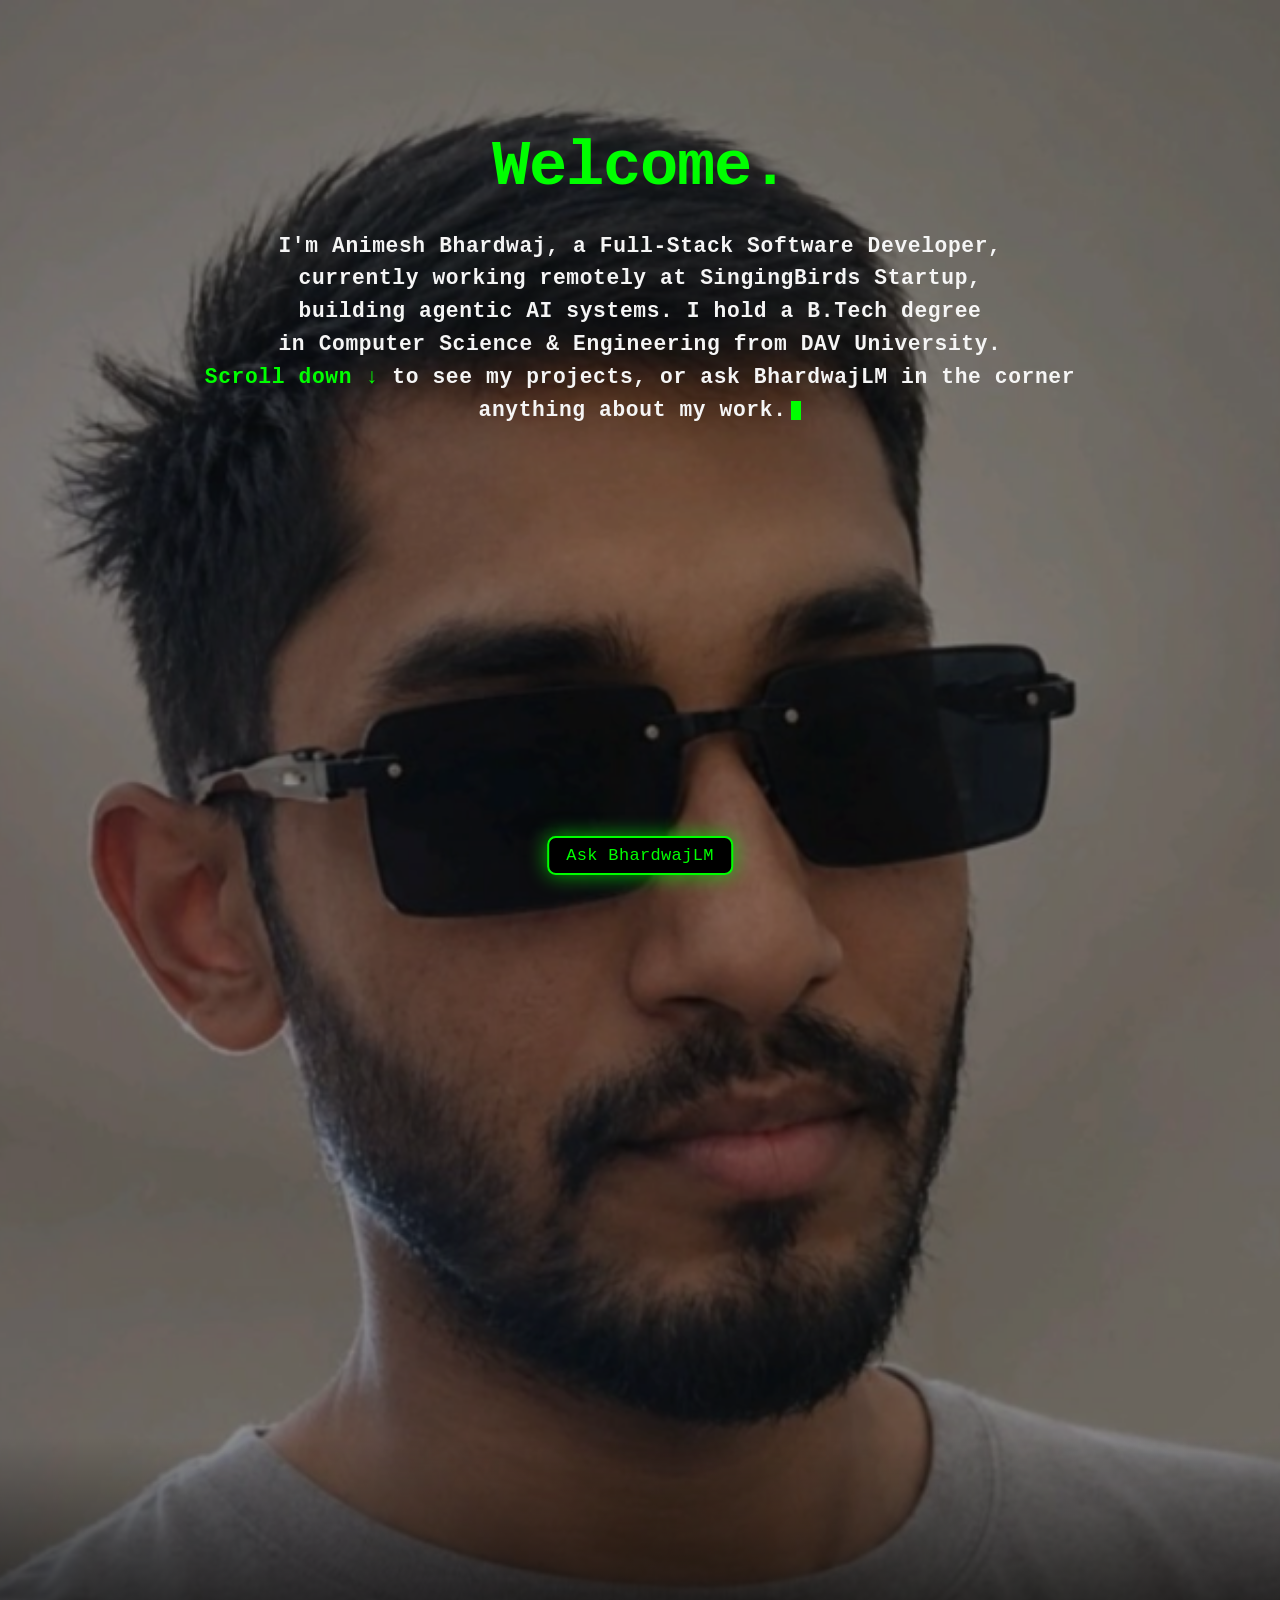
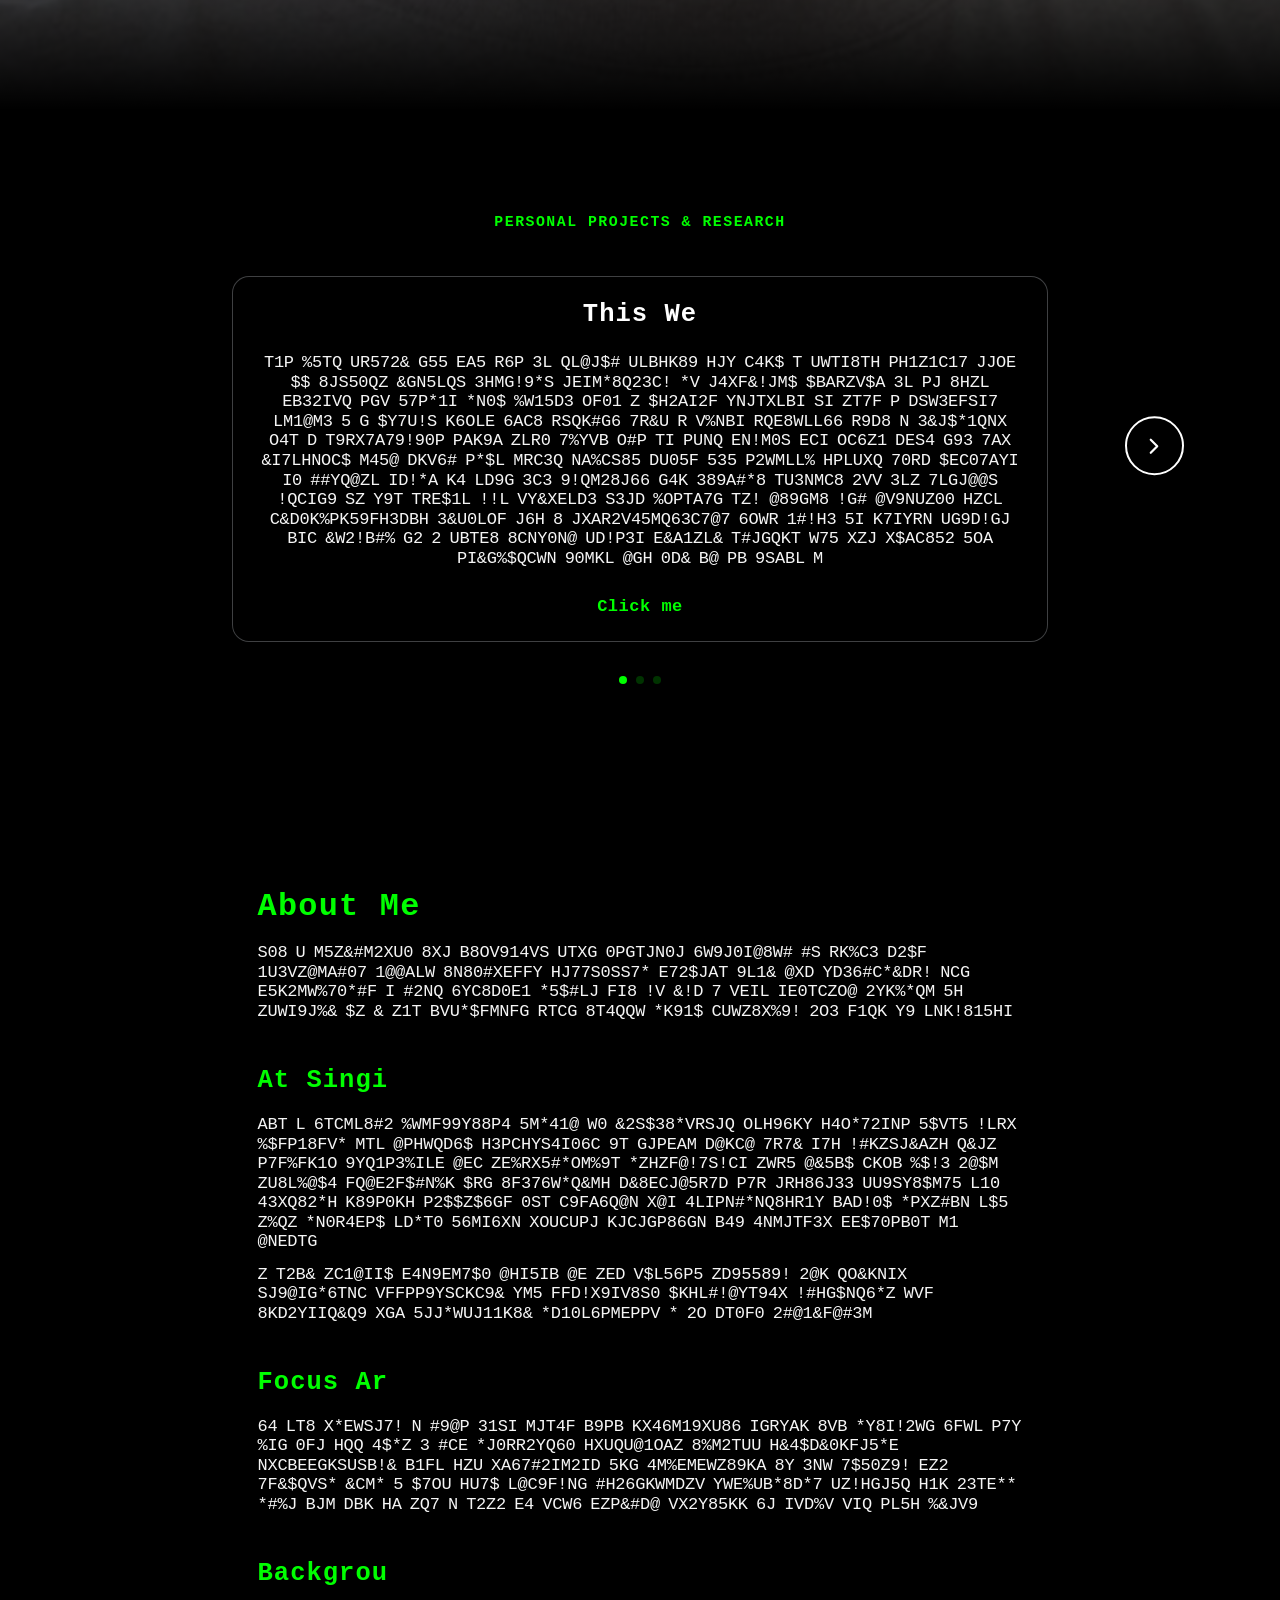
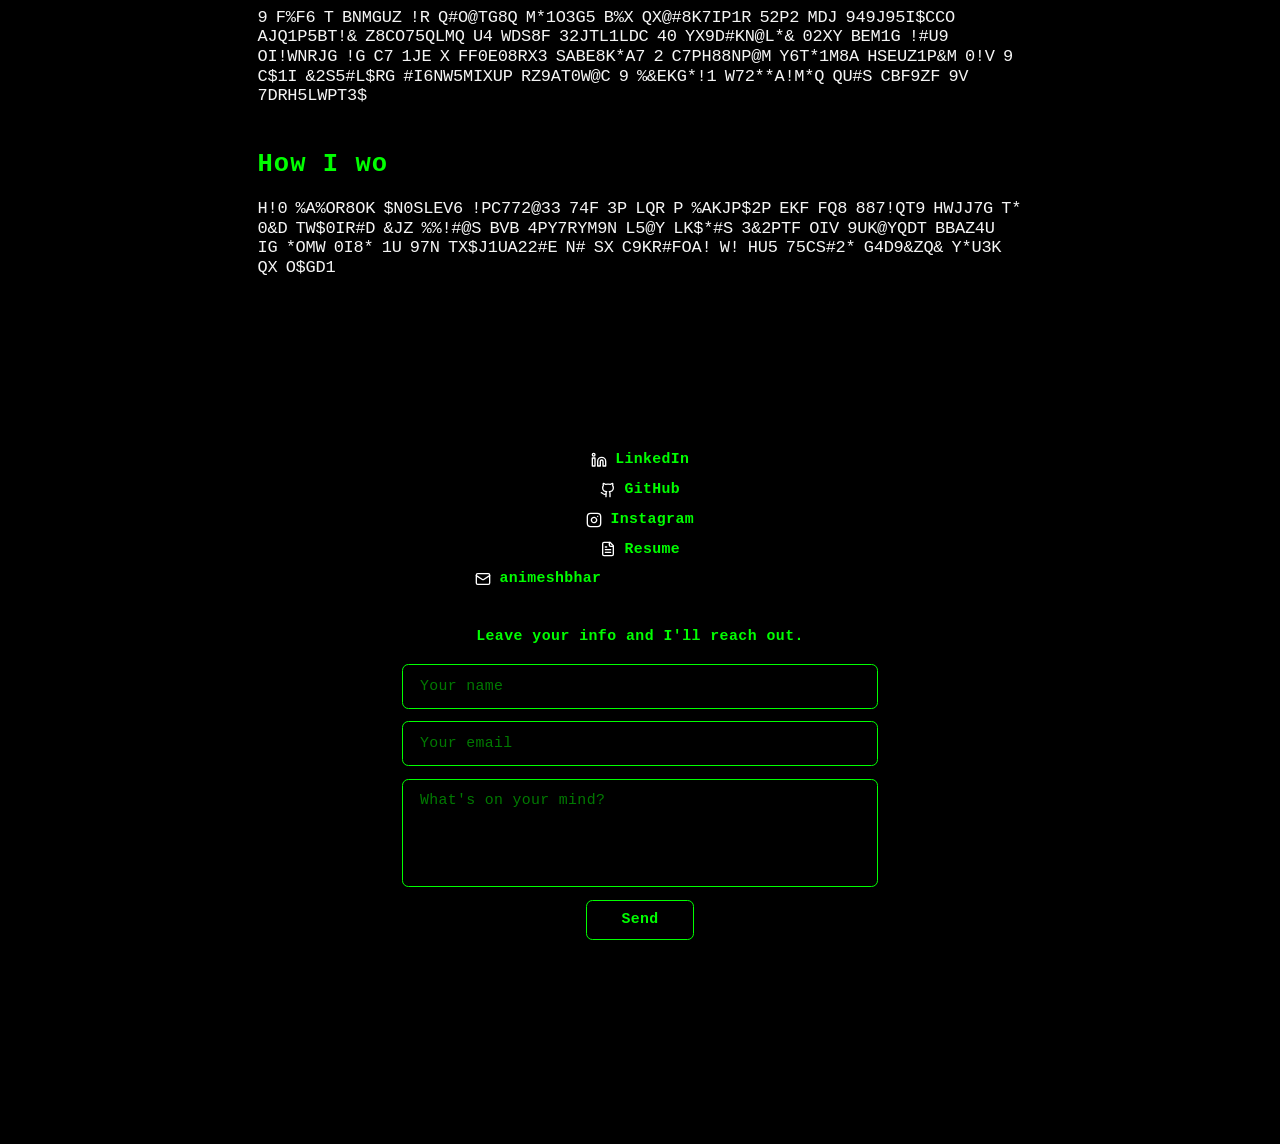
<file: index.html>
<!DOCTYPE html><html lang="en"><head><meta charSet="utf-8"/><meta name="viewport" content="width=device-width, initial-scale=1"/><link rel="preload" as="image" href="/assets/profile.png"/><link rel="stylesheet" href="/_next/static/css/9e083c014bcf84d0.css" data-precedence="next"/><link rel="preload" as="script" fetchPriority="low" href="/_next/static/chunks/webpack-82b2ba201d35e58a.js"/><script src="/_next/static/chunks/fd9d1056-4a917af64af6b262.js" async=""></script><script src="/_next/static/chunks/23-6c6b0c7acb6a0a7e.js" async=""></script><script src="/_next/static/chunks/main-app-a719716edf75eef4.js" async=""></script><script src="/_next/static/chunks/832-973e2fc3898004d3.js" async=""></script><script src="/_next/static/chunks/app/page-86858ac971d9964b.js" async=""></script><title>Animesh Bhardwaj — Full-Stack Software Developer</title><meta name="description" content="Animesh Bhardwaj is a Full-Stack Software Developer building agentic AI systems, developer tools, and production-grade web applications. B.Tech CSE graduate from DAV University, currently at SingingBirds Startup."/><link rel="author" href="https://animeshbhardwajofficial.github.io"/><meta name="author" content="Animesh Bhardwaj"/><meta name="keywords" content="Animesh Bhardwaj,Animesh Bhardwaj official,Animesh Bhardwaj portfolio,Animesh Bhardwaj developer,Animesh Bhardwaj Full Stack Developer,animeshbhardwajofficial"/><meta name="creator" content="Animesh Bhardwaj"/><link rel="canonical" href="https://animeshbhardwajofficial.github.io"/><meta property="og:title" content="Animesh Bhardwaj — Full-Stack Software Developer"/><meta property="og:description" content="Full-Stack Software Developer building agentic AI systems, developer tools, and production-grade web applications."/><meta property="og:url" content="https://animeshbhardwajofficial.github.io"/><meta property="og:site_name" content="Animesh Bhardwaj Portfolio"/><meta property="og:image" content="https://animeshbhardwajofficial.github.io/assets/profile.png"/><meta property="og:image:width" content="800"/><meta property="og:image:height" content="800"/><meta property="og:image:alt" content="Animesh Bhardwaj"/><meta property="og:type" content="website"/><meta name="twitter:card" content="summary"/><meta name="twitter:title" content="Animesh Bhardwaj — Full-Stack Software Developer"/><meta name="twitter:description" content="Full-Stack Software Developer building agentic AI systems, developer tools, and production-grade web applications."/><meta name="twitter:image" content="https://animeshbhardwajofficial.github.io/assets/profile.png"/><link rel="icon" href="/assets/profile.png"/><script type="application/ld+json">{"@context":"https://schema.org","@type":"Person","name":"Animesh Bhardwaj","url":"https://animeshbhardwajofficial.github.io","image":"https://animeshbhardwajofficial.github.io/assets/profile.png","jobTitle":"Full-Stack Software Developer","description":"Full-Stack Software Developer building agentic AI systems, developer tools, and production-grade web applications.","alumniOf":{"@type":"CollegeOrUniversity","name":"DAV University, Jalandhar"},"worksFor":{"@type":"Organization","name":"SingingBirds Startup"},"sameAs":["https://www.linkedin.com/in/animeshbhardwajofficial","https://github.com/animeshbhardwajofficial","https://www.instagram.com/animeshbhardwajofficial","https://animeshbhardwajofficial.vercel.app"]}</script><script src="/_next/static/chunks/polyfills-78c92fac7aa8fdd8.js" noModule=""></script></head><body class="text-neon min-h-screen"><main class="relative bg-black"><section class="relative flex min-h-fit min-[1201px]:min-h-[190vh] flex-col items-center justify-start pt-24 md:pt-32 pb-16 min-[1201px]:pb-0 px-6 text-center overflow-hidden"><div class="absolute inset-0 h-full overflow-hidden bg-black"><img src="/assets/profile.png" alt="" class="hidden min-[1201px]:block w-full h-full object-cover" style="object-position:50% 40%"/><div class="hidden min-[1201px]:block absolute inset-0 bg-black/45"></div><div class="hidden min-[1201px]:block absolute inset-0 bg-black" style="opacity:0"></div><div class="hidden min-[1201px]:block absolute bottom-0 left-0 right-0 h-64 bg-gradient-to-b from-transparent to-black"></div></div><div class="relative z-10 flex flex-col items-center"><img src="/assets/profile.png" alt="Animesh Bhardwaj" class="block min-[1201px]:hidden w-28 h-28 sm:w-32 sm:h-32 rounded-full object-cover border-2 border-neon shadow-neon mb-6" style="object-position:50% 25%"/><h1 class="text-4xl sm:text-5xl md:text-6xl font-bold text-neon" style="letter-spacing:-0.02em"><span class="inline-block align-middle bg-neon ml-1" style="width:0.08em;height:0.9em;opacity:1"></span></h1><div class="relative mt-7 w-full max-w-[900px] text-sm sm:text-base md:text-lg lg:text-xl font-extrabold px-4 sm:px-2" style="line-height:1.55;white-space:pre-line"><p aria-hidden="true" class="invisible">I&#x27;m Animesh Bhardwaj, a Full-Stack Software Developer,
currently working remotely at SingingBirds Startup,
building agentic AI systems. I hold a B.Tech degree
in Computer Science &amp; Engineering from DAV University.
Scroll down ↓ to see my projects, or ask BhardwajLM in the corner
anything about my work.</p><p class="absolute inset-0 text-[#F5F5F5]"></p></div></div></section><section class="relative py-24 px-6"><p class="text-center text-neon tracking-widest text-sm font-bold mb-10">PERSONAL PROJECTS &amp; RESEARCH</p><div class="relative max-w-3xl mx-auto"><div class="relative overflow-hidden px-6 py-16 -my-16 -mx-6"><div class="flex gap-6 items-start" draggable="false" style="-webkit-touch-callout:none;-webkit-user-select:none;user-select:none;touch-action:pan-y"><div class="w-full shrink-0"><a href="https://github.com/animeshbhardwajofficial/portfolio" target="_blank" rel="noopener noreferrer" class="block"><div class="rounded-2xl p-5 text-center border cursor-pointer transition-colors duration-300 bg-black/40 border-gray-300/30 backdrop-blur-md" style="transform-origin:center"><h3 class="text-2xl font-bold mb-4 min-h-[2.25rem] transition-colors duration-300 text-white"></h3><p class="text-base transition-colors duration-300 text-[#F5F5F5]" style="letter-spacing:-0.015em;word-spacing:-0.1em;line-height:1.15">The site you&#x27;re on, and the AI you&#x27;re talking to. It&#x27;s a Next.js frontend with an Express backend powering BhardwajLM, an assistant grounded in my real project and resume data rather than a generic chatbot. It runs a two-agent design — a worker agent that answers from a local knowledge base I maintain, and a &quot;cataloguer&quot; agent that hands off to live GitHub API calls when you ask something that needs real code, listing files and pulling actual file contents so answers about my work are grounded, not guessed (you&#x27;ll see the handoff happen in the chat). The frontend uses Next.js App Router and Tailwind with scroll-triggered reveals and a typewriter-style hero built on Framer Motion; the backend is a small Express server routing between the two agents. Ask BhardwajLM below how any of it works →</p><p class="mt-6 text-neon font-extrabold text-base">Click me</p></div></a></div><div class="w-full shrink-0"><a href="https://studymate-beryl-ten.vercel.app/" target="_blank" rel="noopener noreferrer" class="block"><div class="rounded-2xl p-5 text-center border cursor-pointer transition-colors duration-300 bg-black/40 border-gray-300/30 backdrop-blur-md" style="transform-origin:center"><h3 class="text-2xl font-bold mb-4 min-h-[2.25rem] transition-colors duration-300 text-white"></h3><p class="text-base transition-colors duration-300 text-[#F5F5F5]" style="letter-spacing:-0.015em;word-spacing:-0.1em;line-height:1.15">A full-stack learning platform built with React, HTML, CSS, and JavaScript, supporting 3 user roles with secure authentication and responsive user experiences. I built responsive dashboards and reusable components, improving navigation across 20+ application screens, and implemented REST APIs using Express.js and PostgreSQL, enabling 15+ backend endpoints for authentication, course management, and protected workflows. I integrated an efficient frontend architecture with React, reducing component duplication by 30%, and tested the app across 5+ browsers, fixing layout inconsistencies through structured debugging and frontend optimization.</p><p class="mt-6 text-neon font-extrabold text-base">Click me</p></div></a></div><div class="w-full shrink-0"><a href="https://amarvideogaya.site.je" target="_blank" rel="noopener noreferrer" class="block"><div class="rounded-2xl p-5 text-center border cursor-pointer transition-colors duration-300 bg-black/40 border-gray-300/30 backdrop-blur-md" style="transform-origin:center"><h3 class="text-2xl font-bold mb-4 min-h-[2.25rem] transition-colors duration-300 text-white"></h3><p class="text-base transition-colors duration-300 text-[#F5F5F5]" style="letter-spacing:-0.015em;word-spacing:-0.1em;line-height:1.15">A responsive portfolio website built with WordPress, HTML, and CSS, delivering 15+ professionally structured pages for desktop and mobile. I customized the Astra theme with Elementor for consistent layouts across 5+ major browsers with pixel-perfect visual accuracy, and improved performance through image compression, lazy loading, and clean page structure, cutting page load time by 30%. I configured SEO fundamentals — metadata, clean URLs, image alt attributes, and structured content — across all 15+ pages, and managed deployment, plugin configuration, domain integration, and SSL setup for fully secure, reliable availability.</p><p class="mt-6 text-neon font-extrabold text-base">Click me</p></div></a></div></div></div><button aria-label="Next project" class="hidden min-[1201px]:flex absolute right-0 top-1/2 -translate-y-1/2 translate-x-32 w-14 h-14 rounded-full border-2 border-white bg-black text-white items-center justify-center hover:bg-white hover:text-black transition-colors duration-200 z-10"><svg xmlns="http://www.w3.org/2000/svg" width="26" height="26" viewBox="0 0 24 24" fill="none" stroke="currentColor" stroke-width="2" stroke-linecap="round" stroke-linejoin="round" class="lucide lucide-chevron-right"><path d="m9 18 6-6-6-6"></path></svg></button><div class="flex justify-center gap-2 mt-8"><button aria-label="Go to This Website!" class="w-2 h-2 rounded-full transition-colors duration-200 bg-neon"></button><button aria-label="Go to Studymate - Learning Platform" class="w-2 h-2 rounded-full transition-colors duration-200 bg-neon/20"></button><button aria-label="Go to Photography Portfolio Website" class="w-2 h-2 rounded-full transition-colors duration-200 bg-neon/20"></button></div></div></section><section class="relative py-24 px-6 max-w-3xl mx-auto text-left"><div class=""><h2 class="text-3xl font-bold text-neon mb-4"><span class="relative inline-block"><span aria-hidden="true" class="invisible">About Me</span><span class="absolute left-0 top-0 whitespace-nowrap"></span></span></h2><p class="text-base text-[#F5F5F5] mt-3 first:mt-0" style="letter-spacing:-0.015em;word-spacing:-0.1em;line-height:1.15">I&#x27;m a Full-Stack Web Developer with hands-on experience in HTML, CSS, JavaScript, React, WordPress, Responsive Design, SEO, and third-party API integration. I like building things end to end — from database schemas to polished UI — and delivering work that&#x27;s fast, reliable, and easy to maintain.</p></div><div class="mt-10"><h2 class="text-2xl font-bold text-neon mb-4"><span class="relative inline-block"><span aria-hidden="true" class="invisible">At SingingBirds</span><span class="absolute left-0 top-0 whitespace-nowrap"></span></span></h2><p class="text-base text-[#F5F5F5] mt-3 first:mt-0" style="letter-spacing:-0.015em;word-spacing:-0.1em;line-height:1.15">I&#x27;m a Software Development Intern at SingingBirds Startup (Remote), where I&#x27;ve delivered 10+ frontend improvements in React, HTML, CSS, and JavaScript with reusable components and cross-browser consistency. I&#x27;ve built REST APIs with Node.js, Express.js, and PostgreSQL, integrating 15+ database operations for scalable backend features, and resolved 20+ implementation issues through Git pull requests while keeping layouts responsive and delivery timelines on track.</p><p class="text-base text-[#F5F5F5] mt-3 first:mt-0" style="letter-spacing:-0.015em;word-spacing:-0.1em;line-height:1.15">I also reduced rendering delays by 15% through frontend and backend performance optimization, and implemented Claude-based automation via third-party API integration, contributing 2 AI agent workflows.</p></div><div class="mt-10"><h2 class="text-2xl font-bold text-neon mb-4"><span class="relative inline-block"><span aria-hidden="true" class="invisible">Focus Areas</span><span class="absolute left-0 top-0 whitespace-nowrap"></span></span></h2><p class="text-base text-[#F5F5F5] mt-3 first:mt-0" style="letter-spacing:-0.015em;word-spacing:-0.1em;line-height:1.15">On the frontend I work with HTML, CSS, JavaScript, React, and Tailwind CSS. For CMS and web work I use WordPress, Responsive Design, cross-browser compatibility, SEO, and third-party API integration. On the backend and database side I work with Node.js, Express.js, PostgreSQL, MongoDB, and Prisma ORM, and day to day I rely on Git, GitHub, Postman, VS Code, and REST APIs.</p></div><div class="mt-10"><h2 class="text-2xl font-bold text-neon mb-4"><span class="relative inline-block"><span aria-hidden="true" class="invisible">Background</span><span class="absolute left-0 top-0 whitespace-nowrap"></span></span></h2><p class="text-base text-[#F5F5F5] mt-3 first:mt-0" style="letter-spacing:-0.015em;word-spacing:-0.1em;line-height:1.15">I hold a B.Tech in Computer Science and Engineering from DAV University, Jalandhar, graduating in 2026. Alongside my internship, I&#x27;ve built full projects on my own — including StudyZen, a full-stack learning platform, and a live WordPress photography portfolio — handling everything from design to deployment.</p></div><div class="mt-10"><h2 class="text-2xl font-bold text-neon mb-4"><span class="relative inline-block"><span aria-hidden="true" class="invisible">How I work</span><span class="absolute left-0 top-0 whitespace-nowrap"></span></span></h2><p class="text-base text-[#F5F5F5] mt-3 first:mt-0" style="letter-spacing:-0.015em;word-spacing:-0.1em;line-height:1.15">I&#x27;m happiest building something end to end — figuring out the schema, wiring up the backend, and making the interface feel right. Browse the projects above, or feel free to ask BhardwajLM, my AI assistant in the corner, anything about my work.</p></div></section><section class="relative py-16 pb-48 px-6 text-center"><div class="flex flex-col items-center gap-1 mb-8"><a href="https://www.linkedin.com/in/animeshbhardwajofficial" target="_blank" rel="noopener noreferrer" class="flex items-center gap-2 py-0.5 text-neon font-bold text-sm"><svg xmlns="http://www.w3.org/2000/svg" width="16" height="16" viewBox="0 0 24 24" fill="none" stroke="currentColor" stroke-width="2" stroke-linecap="round" stroke-linejoin="round" class="lucide lucide-linkedin text-white shrink-0"><path d="M16 8a6 6 0 0 1 6 6v7h-4v-7a2 2 0 0 0-2-2 2 2 0 0 0-2 2v7h-4v-7a6 6 0 0 1 6-6z"></path><rect width="4" height="12" x="2" y="9"></rect><circle cx="4" cy="4" r="2"></circle></svg><span class="relative inline-block text-left"><span aria-hidden="true" class="invisible text-xs sm:text-sm">LinkedIn</span><span class="absolute left-0 top-0 whitespace-nowrap text-xs sm:text-sm" style="color:#00ff00;transition:color 200ms ease-in-out"></span></span></a><a href="https://github.com/animeshbhardwajofficial" target="_blank" rel="noopener noreferrer" class="flex items-center gap-2 py-0.5 text-neon font-bold text-sm"><svg xmlns="http://www.w3.org/2000/svg" width="16" height="16" viewBox="0 0 24 24" fill="none" stroke="currentColor" stroke-width="2" stroke-linecap="round" stroke-linejoin="round" class="lucide lucide-github text-white shrink-0"><path d="M15 22v-4a4.8 4.8 0 0 0-1-3.5c3 0 6-2 6-5.5.08-1.25-.27-2.48-1-3.5.28-1.15.28-2.35 0-3.5 0 0-1 0-3 1.5-2.64-.5-5.36-.5-8 0C6 2 5 2 5 2c-.3 1.15-.3 2.35 0 3.5A5.403 5.403 0 0 0 4 9c0 3.5 3 5.5 6 5.5-.39.49-.68 1.05-.85 1.65-.17.6-.22 1.23-.15 1.85v4"></path><path d="M9 18c-4.51 2-5-2-7-2"></path></svg><span class="relative inline-block text-left"><span aria-hidden="true" class="invisible text-xs sm:text-sm">GitHub</span><span class="absolute left-0 top-0 whitespace-nowrap text-xs sm:text-sm" style="color:#00ff00;transition:color 200ms ease-in-out"></span></span></a><a href="https://www.instagram.com/animeshbhardwajofficial" target="_blank" rel="noopener noreferrer" class="flex items-center gap-2 py-0.5 text-neon font-bold text-sm"><svg xmlns="http://www.w3.org/2000/svg" width="16" height="16" viewBox="0 0 24 24" fill="none" stroke="currentColor" stroke-width="2" stroke-linecap="round" stroke-linejoin="round" class="lucide lucide-instagram text-white shrink-0"><rect width="20" height="20" x="2" y="2" rx="5" ry="5"></rect><path d="M16 11.37A4 4 0 1 1 12.63 8 4 4 0 0 1 16 11.37z"></path><line x1="17.5" x2="17.51" y1="6.5" y2="6.5"></line></svg><span class="relative inline-block text-left"><span aria-hidden="true" class="invisible text-xs sm:text-sm">Instagram</span><span class="absolute left-0 top-0 whitespace-nowrap text-xs sm:text-sm" style="color:#00ff00;transition:color 200ms ease-in-out"></span></span></a><a href="/assets/resume.pdf" download="" rel="noopener noreferrer" class="flex items-center gap-2 py-0.5 text-neon font-bold text-sm"><svg xmlns="http://www.w3.org/2000/svg" width="16" height="16" viewBox="0 0 24 24" fill="none" stroke="currentColor" stroke-width="2" stroke-linecap="round" stroke-linejoin="round" class="lucide lucide-file-text text-white shrink-0"><path d="M15 2H6a2 2 0 0 0-2 2v16a2 2 0 0 0 2 2h12a2 2 0 0 0 2-2V7Z"></path><path d="M14 2v4a2 2 0 0 0 2 2h4"></path><path d="M10 9H8"></path><path d="M16 13H8"></path><path d="M16 17H8"></path></svg><span class="relative inline-block text-left"><span aria-hidden="true" class="invisible text-xs sm:text-sm">Resume</span><span class="absolute left-0 top-0 whitespace-nowrap text-xs sm:text-sm" style="color:#00ff00;transition:color 200ms ease-in-out"></span></span></a><a href="mailto:animeshbhardwajofficial@gmail.com" rel="noopener noreferrer" class="flex items-center gap-2 py-0.5 text-neon font-bold text-sm"><svg xmlns="http://www.w3.org/2000/svg" width="16" height="16" viewBox="0 0 24 24" fill="none" stroke="currentColor" stroke-width="2" stroke-linecap="round" stroke-linejoin="round" class="lucide lucide-mail text-white shrink-0"><rect width="20" height="16" x="2" y="4" rx="2"></rect><path d="m22 7-8.97 5.7a1.94 1.94 0 0 1-2.06 0L2 7"></path></svg><span class="relative inline-block text-left"><span aria-hidden="true" class="invisible text-xs sm:text-sm">animeshbhardwajofficial@gmail.com</span><span class="absolute left-0 top-0 whitespace-nowrap text-xs sm:text-sm" style="color:#00ff00;transition:color 200ms ease-in-out"></span></span></a></div><p class="text-neon font-bold mb-4 text-sm">Leave your info and I&#x27;ll reach out.</p><form class="max-w-md mx-auto flex flex-col gap-3"><input placeholder="Your name" required="" class="bg-black border border-neon rounded-md px-4 py-2.5 text-sm text-neon placeholder-neon-dim/60 focus:outline-none" name="name" value=""/><input type="email" placeholder="Your email" required="" class="bg-black border border-neon rounded-md px-4 py-2.5 text-sm text-neon placeholder-neon-dim/60 focus:outline-none" name="email" value=""/><textarea name="message" placeholder="What&#x27;s on your mind?" required="" rows="4" class="bg-black border border-neon rounded-md px-4 py-2.5 text-sm text-neon placeholder-neon-dim/60 focus:outline-none resize-none"></textarea><button type="submit" class="mx-auto border border-neon rounded-md px-8 py-2 font-bold text-sm" style="background-color:transparent;color:#00ff00;transition:background-color 200ms ease-in-out, color 200ms ease-in-out">Send</button></form></section><button aria-label="Toggle BhardwajLM chat" class="fixed bottom-6 left-1/2 -translate-x-1/2 z-40 px-4 h-9 rounded-lg border-2 border-neon bg-black text-neon flex items-center justify-center text-base font-normal whitespace-nowrap" style="box-shadow:0 0 8px rgba(0,255,0,0.35)">Ask BhardwajLM</button></main><script src="/_next/static/chunks/webpack-82b2ba201d35e58a.js" async=""></script><script>(self.__next_f=self.__next_f||[]).push([0]);self.__next_f.push([2,null])</script><script>self.__next_f.push([1,"1:HL[\"/_next/static/css/9e083c014bcf84d0.css\",\"style\"]\n"])</script><script>self.__next_f.push([1,"2:I[5751,[],\"\"]\n4:I[4426,[\"832\",\"static/chunks/832-973e2fc3898004d3.js\",\"931\",\"static/chunks/app/page-86858ac971d9964b.js\"],\"default\"]\n5:I[2233,[\"832\",\"static/chunks/832-973e2fc3898004d3.js\",\"931\",\"static/chunks/app/page-86858ac971d9964b.js\"],\"default\"]\n6:I[7509,[\"832\",\"static/chunks/832-973e2fc3898004d3.js\",\"931\",\"static/chunks/app/page-86858ac971d9964b.js\"],\"default\"]\n7:I[813,[\"832\",\"static/chunks/832-973e2fc3898004d3.js\",\"931\",\"static/chunks/app/page-86858ac971d9964b.js\"],\"default\"]\n8:I[2627,[\"832\",\"static/chunks/832-973e2fc3898004d3.js\",\"931\",\"static/chunks/app/page-86858ac971d9964b.js\"],\"default\"]\n9:I[9275,[],\"\"]\na:I[1343,[],\"\"]\nc:I[6130,[],\"\"]\nd:[]\n"])</script><script>self.__next_f.push([1,"0:[[[\"$\",\"link\",\"0\",{\"rel\":\"stylesheet\",\"href\":\"/_next/static/css/9e083c014bcf84d0.css\",\"precedence\":\"next\",\"crossOrigin\":\"$undefined\"}]],[\"$\",\"$L2\",null,{\"buildId\":\"__Lrrz_xejR_UiNnSEtux\",\"assetPrefix\":\"\",\"initialCanonicalUrl\":\"/\",\"initialTree\":[\"\",{\"children\":[\"__PAGE__\",{}]},\"$undefined\",\"$undefined\",true],\"initialSeedData\":[\"\",{\"children\":[\"__PAGE__\",{},[[\"$L3\",[\"$\",\"main\",null,{\"className\":\"relative bg-black\",\"children\":[[\"$\",\"$L4\",null,{}],[\"$\",\"$L5\",null,{}],[\"$\",\"$L6\",null,{}],[\"$\",\"$L7\",null,{}],[\"$\",\"$L8\",null,{}]]}]],null],null]},[[\"$\",\"html\",null,{\"lang\":\"en\",\"children\":[[\"$\",\"head\",null,{\"children\":[\"$\",\"script\",null,{\"type\":\"application/ld+json\",\"dangerouslySetInnerHTML\":{\"__html\":\"{\\\"@context\\\":\\\"https://schema.org\\\",\\\"@type\\\":\\\"Person\\\",\\\"name\\\":\\\"Animesh Bhardwaj\\\",\\\"url\\\":\\\"https://animeshbhardwajofficial.github.io\\\",\\\"image\\\":\\\"https://animeshbhardwajofficial.github.io/assets/profile.png\\\",\\\"jobTitle\\\":\\\"Full-Stack Software Developer\\\",\\\"description\\\":\\\"Full-Stack Software Developer building agentic AI systems, developer tools, and production-grade web applications.\\\",\\\"alumniOf\\\":{\\\"@type\\\":\\\"CollegeOrUniversity\\\",\\\"name\\\":\\\"DAV University, Jalandhar\\\"},\\\"worksFor\\\":{\\\"@type\\\":\\\"Organization\\\",\\\"name\\\":\\\"SingingBirds Startup\\\"},\\\"sameAs\\\":[\\\"https://www.linkedin.com/in/animeshbhardwajofficial\\\",\\\"https://github.com/animeshbhardwajofficial\\\",\\\"https://www.instagram.com/animeshbhardwajofficial\\\",\\\"https://animeshbhardwajofficial.vercel.app\\\"]}\"}}]}],[\"$\",\"body\",null,{\"className\":\"text-neon min-h-screen\",\"children\":[\"$\",\"$L9\",null,{\"parallelRouterKey\":\"children\",\"segmentPath\":[\"children\"],\"error\":\"$undefined\",\"errorStyles\":\"$undefined\",\"errorScripts\":\"$undefined\",\"template\":[\"$\",\"$La\",null,{}],\"templateStyles\":\"$undefined\",\"templateScripts\":\"$undefined\",\"notFound\":[[\"$\",\"title\",null,{\"children\":\"404: This page could not be found.\"}],[\"$\",\"div\",null,{\"style\":{\"fontFamily\":\"system-ui,\\\"Segoe UI\\\",Roboto,Helvetica,Arial,sans-serif,\\\"Apple Color Emoji\\\",\\\"Segoe UI Emoji\\\"\",\"height\":\"100vh\",\"textAlign\":\"center\",\"display\":\"flex\",\"flexDirection\":\"column\",\"alignItems\":\"center\",\"justifyContent\":\"center\"},\"children\":[\"$\",\"div\",null,{\"children\":[[\"$\",\"style\",null,{\"dangerouslySetInnerHTML\":{\"__html\":\"body{color:#000;background:#fff;margin:0}.next-error-h1{border-right:1px solid rgba(0,0,0,.3)}@media (prefers-color-scheme:dark){body{color:#fff;background:#000}.next-error-h1{border-right:1px solid rgba(255,255,255,.3)}}\"}}],[\"$\",\"h1\",null,{\"className\":\"next-error-h1\",\"style\":{\"display\":\"inline-block\",\"margin\":\"0 20px 0 0\",\"padding\":\"0 23px 0 0\",\"fontSize\":24,\"fontWeight\":500,\"verticalAlign\":\"top\",\"lineHeight\":\"49px\"},\"children\":\"404\"}],[\"$\",\"div\",null,{\"style\":{\"display\":\"inline-block\"},\"children\":[\"$\",\"h2\",null,{\"style\":{\"fontSize\":14,\"fontWeight\":400,\"lineHeight\":\"49px\",\"margin\":0},\"children\":\"This page could not be found.\"}]}]]}]}]],\"notFoundStyles\":[],\"styles\":null}]}]]}],null],null],\"couldBeIntercepted\":false,\"initialHead\":[null,\"$Lb\"],\"globalErrorComponent\":\"$c\",\"missingSlots\":\"$Wd\"}]]\n"])</script><script>self.__next_f.push([1,"b:[[\"$\",\"meta\",\"0\",{\"name\":\"viewport\",\"content\":\"width=device-width, initial-scale=1\"}],[\"$\",\"meta\",\"1\",{\"charSet\":\"utf-8\"}],[\"$\",\"title\",\"2\",{\"children\":\"Animesh Bhardwaj — Full-Stack Software Developer\"}],[\"$\",\"meta\",\"3\",{\"name\":\"description\",\"content\":\"Animesh Bhardwaj is a Full-Stack Software Developer building agentic AI systems, developer tools, and production-grade web applications. B.Tech CSE graduate from DAV University, currently at SingingBirds Startup.\"}],[\"$\",\"link\",\"4\",{\"rel\":\"author\",\"href\":\"https://animeshbhardwajofficial.github.io\"}],[\"$\",\"meta\",\"5\",{\"name\":\"author\",\"content\":\"Animesh Bhardwaj\"}],[\"$\",\"meta\",\"6\",{\"name\":\"keywords\",\"content\":\"Animesh Bhardwaj,Animesh Bhardwaj official,Animesh Bhardwaj portfolio,Animesh Bhardwaj developer,Animesh Bhardwaj Full Stack Developer,animeshbhardwajofficial\"}],[\"$\",\"meta\",\"7\",{\"name\":\"creator\",\"content\":\"Animesh Bhardwaj\"}],[\"$\",\"link\",\"8\",{\"rel\":\"canonical\",\"href\":\"https://animeshbhardwajofficial.github.io\"}],[\"$\",\"meta\",\"9\",{\"property\":\"og:title\",\"content\":\"Animesh Bhardwaj — Full-Stack Software Developer\"}],[\"$\",\"meta\",\"10\",{\"property\":\"og:description\",\"content\":\"Full-Stack Software Developer building agentic AI systems, developer tools, and production-grade web applications.\"}],[\"$\",\"meta\",\"11\",{\"property\":\"og:url\",\"content\":\"https://animeshbhardwajofficial.github.io\"}],[\"$\",\"meta\",\"12\",{\"property\":\"og:site_name\",\"content\":\"Animesh Bhardwaj Portfolio\"}],[\"$\",\"meta\",\"13\",{\"property\":\"og:image\",\"content\":\"https://animeshbhardwajofficial.github.io/assets/profile.png\"}],[\"$\",\"meta\",\"14\",{\"property\":\"og:image:width\",\"content\":\"800\"}],[\"$\",\"meta\",\"15\",{\"property\":\"og:image:height\",\"content\":\"800\"}],[\"$\",\"meta\",\"16\",{\"property\":\"og:image:alt\",\"content\":\"Animesh Bhardwaj\"}],[\"$\",\"meta\",\"17\",{\"property\":\"og:type\",\"content\":\"website\"}],[\"$\",\"meta\",\"18\",{\"name\":\"twitter:card\",\"content\":\"summary\"}],[\"$\",\"meta\",\"19\",{\"name\":\"twitter:title\",\"content\":\"Animesh Bhardwaj — Full-Stack Software Developer\"}],[\"$\",\"meta\",\"20\",{\"name\":\"twitter:description\",\"content\":\"Full-Stack Software Developer building agentic AI systems, developer tools, and production-grade web applications.\"}],[\"$\",\"meta\",\"21\",{\"name\":\"twitter:image\",\"content\":\"https://animeshbhardwajofficial.github.io/assets/profile.png\"}],[\"$\",\"link\",\"22\",{\"rel\":\"icon\",\"href\":\"/assets/profile.png\"}]]\n"])</script><script>self.__next_f.push([1,"3:null\n"])</script></body></html>
</file>
<file: _next/static/css/9e083c014bcf84d0.css>
*,:after,:before{--tw-border-spacing-x:0;--tw-border-spacing-y:0;--tw-translate-x:0;--tw-translate-y:0;--tw-rotate:0;--tw-skew-x:0;--tw-skew-y:0;--tw-scale-x:1;--tw-scale-y:1;--tw-pan-x: ;--tw-pan-y: ;--tw-pinch-zoom: ;--tw-scroll-snap-strictness:proximity;--tw-gradient-from-position: ;--tw-gradient-via-position: ;--tw-gradient-to-position: ;--tw-ordinal: ;--tw-slashed-zero: ;--tw-numeric-figure: ;--tw-numeric-spacing: ;--tw-numeric-fraction: ;--tw-ring-inset: ;--tw-ring-offset-width:0px;--tw-ring-offset-color:#fff;--tw-ring-color:rgba(59,130,246,.5);--tw-ring-offset-shadow:0 0 #0000;--tw-ring-shadow:0 0 #0000;--tw-shadow:0 0 #0000;--tw-shadow-colored:0 0 #0000;--tw-blur: ;--tw-brightness: ;--tw-contrast: ;--tw-grayscale: ;--tw-hue-rotate: ;--tw-invert: ;--tw-saturate: ;--tw-sepia: ;--tw-drop-shadow: ;--tw-backdrop-blur: ;--tw-backdrop-brightness: ;--tw-backdrop-contrast: ;--tw-backdrop-grayscale: ;--tw-backdrop-hue-rotate: ;--tw-backdrop-invert: ;--tw-backdrop-opacity: ;--tw-backdrop-saturate: ;--tw-backdrop-sepia: ;--tw-contain-size: ;--tw-contain-layout: ;--tw-contain-paint: ;--tw-contain-style: }::backdrop{--tw-border-spacing-x:0;--tw-border-spacing-y:0;--tw-translate-x:0;--tw-translate-y:0;--tw-rotate:0;--tw-skew-x:0;--tw-skew-y:0;--tw-scale-x:1;--tw-scale-y:1;--tw-pan-x: ;--tw-pan-y: ;--tw-pinch-zoom: ;--tw-scroll-snap-strictness:proximity;--tw-gradient-from-position: ;--tw-gradient-via-position: ;--tw-gradient-to-position: ;--tw-ordinal: ;--tw-slashed-zero: ;--tw-numeric-figure: ;--tw-numeric-spacing: ;--tw-numeric-fraction: ;--tw-ring-inset: ;--tw-ring-offset-width:0px;--tw-ring-offset-color:#fff;--tw-ring-color:rgba(59,130,246,.5);--tw-ring-offset-shadow:0 0 #0000;--tw-ring-shadow:0 0 #0000;--tw-shadow:0 0 #0000;--tw-shadow-colored:0 0 #0000;--tw-blur: ;--tw-brightness: ;--tw-contrast: ;--tw-grayscale: ;--tw-hue-rotate: ;--tw-invert: ;--tw-saturate: ;--tw-sepia: ;--tw-drop-shadow: ;--tw-backdrop-blur: ;--tw-backdrop-brightness: ;--tw-backdrop-contrast: ;--tw-backdrop-grayscale: ;--tw-backdrop-hue-rotate: ;--tw-backdrop-invert: ;--tw-backdrop-opacity: ;--tw-backdrop-saturate: ;--tw-backdrop-sepia: ;--tw-contain-size: ;--tw-contain-layout: ;--tw-contain-paint: ;--tw-contain-style: }/*
! tailwindcss v3.4.19 | MIT License | https://tailwindcss.com
*/*,:after,:before{box-sizing:border-box;border:0 solid #e5e7eb}:after,:before{--tw-content:""}:host,html{line-height:1.5;-webkit-text-size-adjust:100%;-moz-tab-size:4;-o-tab-size:4;tab-size:4;font-family:ui-sans-serif,system-ui,sans-serif,Apple Color Emoji,Segoe UI Emoji,Segoe UI Symbol,Noto Color Emoji;font-feature-settings:normal;font-variation-settings:normal;-webkit-tap-highlight-color:transparent}body{margin:0;line-height:inherit}hr{height:0;color:inherit;border-top-width:1px}abbr:where([title]){-webkit-text-decoration:underline dotted;text-decoration:underline dotted}h1,h2,h3,h4,h5,h6{font-size:inherit;font-weight:inherit}a{color:inherit;text-decoration:inherit}b,strong{font-weight:bolder}code,kbd,pre,samp{font-family:JetBrains Mono,Fira Code,Courier New,monospace;font-feature-settings:normal;font-variation-settings:normal;font-size:1em}small{font-size:80%}sub,sup{font-size:75%;line-height:0;position:relative;vertical-align:baseline}sub{bottom:-.25em}sup{top:-.5em}table{text-indent:0;border-color:inherit;border-collapse:collapse}button,input,optgroup,select,textarea{font-family:inherit;font-feature-settings:inherit;font-variation-settings:inherit;font-size:100%;font-weight:inherit;line-height:inherit;letter-spacing:inherit;color:inherit;margin:0;padding:0}button,select{text-transform:none}button,input:where([type=button]),input:where([type=reset]),input:where([type=submit]){-webkit-appearance:button;background-color:transparent;background-image:none}:-moz-focusring{outline:auto}:-moz-ui-invalid{box-shadow:none}progress{vertical-align:baseline}::-webkit-inner-spin-button,::-webkit-outer-spin-button{height:auto}[type=search]{-webkit-appearance:textfield;outline-offset:-2px}::-webkit-search-decoration{-webkit-appearance:none}::-webkit-file-upload-button{-webkit-appearance:button;font:inherit}summary{display:list-item}blockquote,dd,dl,figure,h1,h2,h3,h4,h5,h6,hr,p,pre{margin:0}fieldset{margin:0}fieldset,legend{padding:0}menu,ol,ul{list-style:none;margin:0;padding:0}dialog{padding:0}textarea{resize:vertical}input::-moz-placeholder,textarea::-moz-placeholder{opacity:1;color:#9ca3af}input::placeholder,textarea::placeholder{opacity:1;color:#9ca3af}[role=button],button{cursor:pointer}:disabled{cursor:default}audio,canvas,embed,iframe,img,object,svg,video{display:block;vertical-align:middle}img,video{max-width:100%;height:auto}[hidden]:where(:not([hidden=until-found])){display:none}.container{width:100%}@media (min-width:640px){.container{max-width:640px}}@media (min-width:768px){.container{max-width:768px}}@media (min-width:1024px){.container{max-width:1024px}}@media (min-width:1280px){.container{max-width:1280px}}@media (min-width:1536px){.container{max-width:1536px}}.visible{visibility:visible}.invisible{visibility:hidden}.static{position:static}.fixed{position:fixed}.absolute{position:absolute}.relative{position:relative}.inset-0{inset:0}.bottom-0{bottom:0}.bottom-24{bottom:6rem}.bottom-6{bottom:1.5rem}.left-0{left:0}.left-1\/2{left:50%}.right-0{right:0}.top-0{top:0}.top-1\/2{top:50%}.-z-10{z-index:-10}.-z-20{z-index:-20}.z-10{z-index:10}.z-40{z-index:40}.z-50{z-index:50}.-mx-6{margin-left:-1.5rem;margin-right:-1.5rem}.-my-16{margin-top:-4rem;margin-bottom:-4rem}.mx-auto{margin-left:auto;margin-right:auto}.mb-10{margin-bottom:2.5rem}.mb-2{margin-bottom:.5rem}.mb-4{margin-bottom:1rem}.mb-6{margin-bottom:1.5rem}.mb-8{margin-bottom:2rem}.ml-1{margin-left:.25rem}.mr-2{margin-right:.5rem}.mr-\[0\.25em\]{margin-right:.25em}.mt-1{margin-top:.25rem}.mt-10{margin-top:2.5rem}.mt-2{margin-top:.5rem}.mt-3{margin-top:.75rem}.mt-4{margin-top:1rem}.mt-6{margin-top:1.5rem}.mt-7{margin-top:1.75rem}.mt-8{margin-top:2rem}.block{display:block}.inline-block{display:inline-block}.flex{display:flex}.inline-flex{display:inline-flex}.grid{display:grid}.hidden{display:none}.h-1\/3{height:33.333333%}.h-12{height:3rem}.h-14{height:3.5rem}.h-2{height:.5rem}.h-28{height:7rem}.h-64{height:16rem}.h-9{height:2.25rem}.h-full{height:100%}.max-h-\[80vh\]{max-height:80vh}.min-h-\[2\.25rem\]{min-height:2.25rem}.min-h-fit{min-height:-moz-fit-content;min-height:fit-content}.min-h-screen{min-height:100vh}.w-14{width:3.5rem}.w-2{width:.5rem}.w-28{width:7rem}.w-72{width:18rem}.w-\[calc\(100vw-2rem\)\]{width:calc(100vw - 2rem)}.w-full{width:100%}.min-w-\[230px\]{min-width:230px}.max-w-3xl{max-width:48rem}.max-w-80{max-width:20rem}.max-w-\[900px\]{max-width:900px}.max-w-md{max-width:28rem}.max-w-xl{max-width:36rem}.shrink-0{flex-shrink:0}.-translate-x-1\/2{--tw-translate-x:-50%}.-translate-x-1\/2,.-translate-x-32{transform:translate(var(--tw-translate-x),var(--tw-translate-y)) rotate(var(--tw-rotate)) skewX(var(--tw-skew-x)) skewY(var(--tw-skew-y)) scaleX(var(--tw-scale-x)) scaleY(var(--tw-scale-y))}.-translate-x-32{--tw-translate-x:-8rem}.-translate-y-1\/2{--tw-translate-y:-50%}.-translate-y-1\/2,.translate-x-32{transform:translate(var(--tw-translate-x),var(--tw-translate-y)) rotate(var(--tw-rotate)) skewX(var(--tw-skew-x)) skewY(var(--tw-skew-y)) scaleX(var(--tw-scale-x)) scaleY(var(--tw-scale-y))}.translate-x-32{--tw-translate-x:8rem}@keyframes scan{0%{transform:translateY(-100%)}to{transform:translateY(400%)}}.animate-scan{animation:scan 8s linear infinite}.cursor-pointer{cursor:pointer}.resize-none{resize:none}.resize{resize:both}.list-inside{list-style-position:inside}.list-disc{list-style-type:disc}.flex-col{flex-direction:column}.flex-wrap{flex-wrap:wrap}.items-start{align-items:flex-start}.items-center{align-items:center}.items-baseline{align-items:baseline}.justify-start{justify-content:flex-start}.justify-center{justify-content:center}.justify-between{justify-content:space-between}.gap-1{gap:.25rem}.gap-2{gap:.5rem}.gap-3{gap:.75rem}.gap-4{gap:1rem}.gap-6{gap:1.5rem}.space-y-2>:not([hidden])~:not([hidden]){--tw-space-y-reverse:0;margin-top:calc(.5rem * calc(1 - var(--tw-space-y-reverse)));margin-bottom:calc(.5rem * var(--tw-space-y-reverse))}.space-y-4>:not([hidden])~:not([hidden]){--tw-space-y-reverse:0;margin-top:calc(1rem * calc(1 - var(--tw-space-y-reverse)));margin-bottom:calc(1rem * var(--tw-space-y-reverse))}.overflow-hidden{overflow:hidden}.overflow-y-auto{overflow-y:auto}.whitespace-nowrap{white-space:nowrap}.rounded{border-radius:.25rem}.rounded-2xl{border-radius:1rem}.rounded-\[10px\]{border-radius:10px}.rounded-full{border-radius:9999px}.rounded-lg{border-radius:.5rem}.rounded-md{border-radius:.375rem}.rounded-xl{border-radius:.75rem}.border{border-width:1px}.border-2{border-width:2px}.border-b{border-bottom-width:1px}.border-t{border-top-width:1px}.border-gray-300\/30{border-color:rgba(209,213,219,.3)}.border-neon{--tw-border-opacity:1;border-color:rgb(0 255 0/var(--tw-border-opacity,1))}.border-neon\/20{border-color:rgba(0,255,0,.2)}.border-neon\/30{border-color:rgba(0,255,0,.3)}.border-neon\/40{border-color:rgba(0,255,0,.4)}.border-white{--tw-border-opacity:1;border-color:rgb(255 255 255/var(--tw-border-opacity,1))}.bg-bg-card{background-color:hsla(0,0%,8%,.75)}.bg-black{--tw-bg-opacity:1;background-color:rgb(0 0 0/var(--tw-bg-opacity,1))}.bg-black\/15{background-color:rgba(0,0,0,.15)}.bg-black\/40{background-color:rgba(0,0,0,.4)}.bg-black\/45{background-color:rgba(0,0,0,.45)}.bg-black\/80{background-color:rgba(0,0,0,.8)}.bg-neon{--tw-bg-opacity:1;background-color:rgb(0 255 0/var(--tw-bg-opacity,1))}.bg-neon\/20{background-color:rgba(0,255,0,.2)}.bg-transparent{background-color:transparent}.bg-white{--tw-bg-opacity:1;background-color:rgb(255 255 255/var(--tw-bg-opacity,1))}.bg-gradient-to-b{background-image:linear-gradient(to bottom,var(--tw-gradient-stops))}.from-transparent{--tw-gradient-from:transparent var(--tw-gradient-from-position);--tw-gradient-to:transparent var(--tw-gradient-to-position);--tw-gradient-stops:var(--tw-gradient-from),var(--tw-gradient-to)}.via-neon\/5{--tw-gradient-to:rgba(0,255,0,0) var(--tw-gradient-to-position);--tw-gradient-stops:var(--tw-gradient-from),rgba(0,255,0,.05) var(--tw-gradient-via-position),var(--tw-gradient-to)}.to-black{--tw-gradient-to:#000 var(--tw-gradient-to-position)}.to-transparent{--tw-gradient-to:transparent var(--tw-gradient-to-position)}.object-cover{-o-object-fit:cover;object-fit:cover}.object-top{-o-object-position:top;object-position:top}.p-5{padding:1.25rem}.p-6{padding:1.5rem}.px-2{padding-left:.5rem;padding-right:.5rem}.px-3{padding-left:.75rem;padding-right:.75rem}.px-4{padding-left:1rem;padding-right:1rem}.px-6{padding-left:1.5rem;padding-right:1.5rem}.px-8{padding-left:2rem;padding-right:2rem}.py-0\.5{padding-top:.125rem;padding-bottom:.125rem}.py-1{padding-top:.25rem;padding-bottom:.25rem}.py-12{padding-top:3rem;padding-bottom:3rem}.py-16{padding-top:4rem;padding-bottom:4rem}.py-2{padding-top:.5rem;padding-bottom:.5rem}.py-2\.5{padding-top:.625rem;padding-bottom:.625rem}.py-24{padding-top:6rem;padding-bottom:6rem}.py-6{padding-top:1.5rem;padding-bottom:1.5rem}.pb-16{padding-bottom:4rem}.pb-2{padding-bottom:.5rem}.pb-48{padding-bottom:12rem}.pt-24{padding-top:6rem}.text-left{text-align:left}.text-center{text-align:center}.align-middle{vertical-align:middle}.font-mono{font-family:JetBrains Mono,Fira Code,Courier New,monospace}.text-2xl{font-size:1.5rem;line-height:2rem}.text-3xl{font-size:1.875rem;line-height:2.25rem}.text-4xl{font-size:2.25rem;line-height:2.5rem}.text-base{font-size:1rem;line-height:1.5rem}.text-sm{font-size:.875rem;line-height:1.25rem}.text-xl{font-size:1.25rem;line-height:1.75rem}.text-xs{font-size:.75rem;line-height:1rem}.font-bold{font-weight:700}.font-extrabold{font-weight:800}.font-normal{font-weight:400}.uppercase{text-transform:uppercase}.leading-none{line-height:1}.tracking-widest{letter-spacing:.1em}.text-\[\#F5F5F5\]{--tw-text-opacity:1;color:rgb(245 245 245/var(--tw-text-opacity,1))}.text-black{--tw-text-opacity:1;color:rgb(0 0 0/var(--tw-text-opacity,1))}.text-neon{--tw-text-opacity:1;color:rgb(0 255 0/var(--tw-text-opacity,1))}.text-neon-dim{--tw-text-opacity:1;color:rgb(0 204 0/var(--tw-text-opacity,1))}.text-neon\/30{color:rgba(0,255,0,.3)}.text-neon\/50{color:rgba(0,255,0,.5)}.text-red-400{--tw-text-opacity:1;color:rgb(248 113 113/var(--tw-text-opacity,1))}.text-white{--tw-text-opacity:1;color:rgb(255 255 255/var(--tw-text-opacity,1))}.placeholder-neon-dim\/60::-moz-placeholder{color:rgba(0,204,0,.6)}.placeholder-neon-dim\/60::placeholder{color:rgba(0,204,0,.6)}.opacity-20{opacity:.2}.shadow-neon{--tw-shadow:0 0 5px #0f0,0 0 20px rgba(0,255,0,.5);--tw-shadow-colored:0 0 5px var(--tw-shadow-color),0 0 20px var(--tw-shadow-color)}.shadow-neon,.shadow-neonLg{box-shadow:var(--tw-ring-offset-shadow,0 0 #0000),var(--tw-ring-shadow,0 0 #0000),var(--tw-shadow)}.shadow-neonLg{--tw-shadow:0 0 10px #0f0,0 0 40px rgba(0,255,0,.6);--tw-shadow-colored:0 0 10px var(--tw-shadow-color),0 0 40px var(--tw-shadow-color)}.shadow-xl{--tw-shadow:0 20px 25px -5px rgba(0,0,0,.1),0 8px 10px -6px rgba(0,0,0,.1);--tw-shadow-colored:0 20px 25px -5px var(--tw-shadow-color),0 8px 10px -6px var(--tw-shadow-color);box-shadow:var(--tw-ring-offset-shadow,0 0 #0000),var(--tw-ring-shadow,0 0 #0000),var(--tw-shadow)}.shadow-neon{--tw-shadow-color:#0f0;--tw-shadow:var(--tw-shadow-colored)}.backdrop-blur-md{--tw-backdrop-blur:blur(12px)}.backdrop-blur-md,.backdrop-blur-sm{backdrop-filter:var(--tw-backdrop-blur) var(--tw-backdrop-brightness) var(--tw-backdrop-contrast) var(--tw-backdrop-grayscale) var(--tw-backdrop-hue-rotate) var(--tw-backdrop-invert) var(--tw-backdrop-opacity) var(--tw-backdrop-saturate) var(--tw-backdrop-sepia)}.backdrop-blur-sm{--tw-backdrop-blur:blur(4px)}.transition{transition-property:color,background-color,border-color,text-decoration-color,fill,stroke,opacity,box-shadow,transform,filter,backdrop-filter;transition-timing-function:cubic-bezier(.4,0,.2,1);transition-duration:.15s}.transition-colors{transition-property:color,background-color,border-color,text-decoration-color,fill,stroke;transition-timing-function:cubic-bezier(.4,0,.2,1);transition-duration:.15s}.transition-shadow{transition-property:box-shadow;transition-timing-function:cubic-bezier(.4,0,.2,1);transition-duration:.15s}.duration-200{transition-duration:.2s}.duration-300{transition-duration:.3s}.ease-in-out{transition-timing-function:cubic-bezier(.4,0,.2,1)}.ease-out{transition-timing-function:cubic-bezier(0,0,.2,1)}@import url("https://fonts.googleapis.com/css2?family=JetBrains+Mono:wght@400;500;700;800&display=swap");body,html{color:#0f6;font-family:JetBrains Mono,Fira Code,Courier New,monospace;scroll-behavior:smooth;font-size:17px;letter-spacing:.02em;line-height:1.7;overflow-x:hidden;max-width:100vw}li,p{letter-spacing:.03em}h1,h2,h3{letter-spacing:.04em}::-moz-selection{background:#0f6;color:#000}::selection{background:#0f6;color:#000}::-webkit-scrollbar{width:8px}::-webkit-scrollbar-track{background:#0a0a0a}::-webkit-scrollbar-thumb{background:#0f6;border-radius:4px}@media (prefers-reduced-motion:reduce){*,:after,:before{animation-duration:.01ms!important;animation-iteration-count:1!important;transition-duration:.01ms!important;scroll-behavior:auto!important}}@keyframes cursorBlinkInline{0%,49%{opacity:1}50%,to{opacity:0}}@keyframes widgetGlowPulse{0%,to{box-shadow:0 0 6px rgba(0,255,0,.3)}50%{box-shadow:0 0 18px rgba(0,255,0,.8)}}.first\:mt-0:first-child{margin-top:0}.hover\:border-neon:hover{--tw-border-opacity:1;border-color:rgb(0 255 0/var(--tw-border-opacity,1))}.hover\:bg-white:hover{--tw-bg-opacity:1;background-color:rgb(255 255 255/var(--tw-bg-opacity,1))}.hover\:text-black:hover{--tw-text-opacity:1;color:rgb(0 0 0/var(--tw-text-opacity,1))}.hover\:text-neon:hover{--tw-text-opacity:1;color:rgb(0 255 0/var(--tw-text-opacity,1))}.hover\:shadow-neon:hover{--tw-shadow:0 0 5px #0f0,0 0 20px rgba(0,255,0,.5);--tw-shadow-colored:0 0 5px var(--tw-shadow-color),0 0 20px var(--tw-shadow-color)}.hover\:shadow-neon:hover,.hover\:shadow-neonLg:hover{box-shadow:var(--tw-ring-offset-shadow,0 0 #0000),var(--tw-ring-shadow,0 0 #0000),var(--tw-shadow)}.hover\:shadow-neonLg:hover{--tw-shadow:0 0 10px #0f0,0 0 40px rgba(0,255,0,.6);--tw-shadow-colored:0 0 10px var(--tw-shadow-color),0 0 40px var(--tw-shadow-color)}.hover\:shadow-neon:hover{--tw-shadow-color:#0f0;--tw-shadow:var(--tw-shadow-colored)}.focus\:border-neon:focus{--tw-border-opacity:1;border-color:rgb(0 255 0/var(--tw-border-opacity,1))}.focus\:outline-none:focus{outline:2px solid transparent;outline-offset:2px}@media (min-width:640px){.sm\:h-32{height:8rem}.sm\:w-32{width:8rem}.sm\:px-2{padding-left:.5rem;padding-right:.5rem}.sm\:text-5xl{font-size:3rem;line-height:1}.sm\:text-base{font-size:1rem;line-height:1.5rem}.sm\:text-sm{font-size:.875rem;line-height:1.25rem}}@media (min-width:768px){.md\:pt-32{padding-top:8rem}.md\:text-6xl{font-size:3.75rem;line-height:1}.md\:text-lg{font-size:1.125rem;line-height:1.75rem}}@media (min-width:1024px){.lg\:text-xl{font-size:1.25rem;line-height:1.75rem}}@media (min-width:1201px){.min-\[1201px\]\:block{display:block}.min-\[1201px\]\:flex{display:flex}.min-\[1201px\]\:hidden{display:none}.min-\[1201px\]\:min-h-\[190vh\]{min-height:190vh}.min-\[1201px\]\:pb-0{padding-bottom:0}}
</file>
